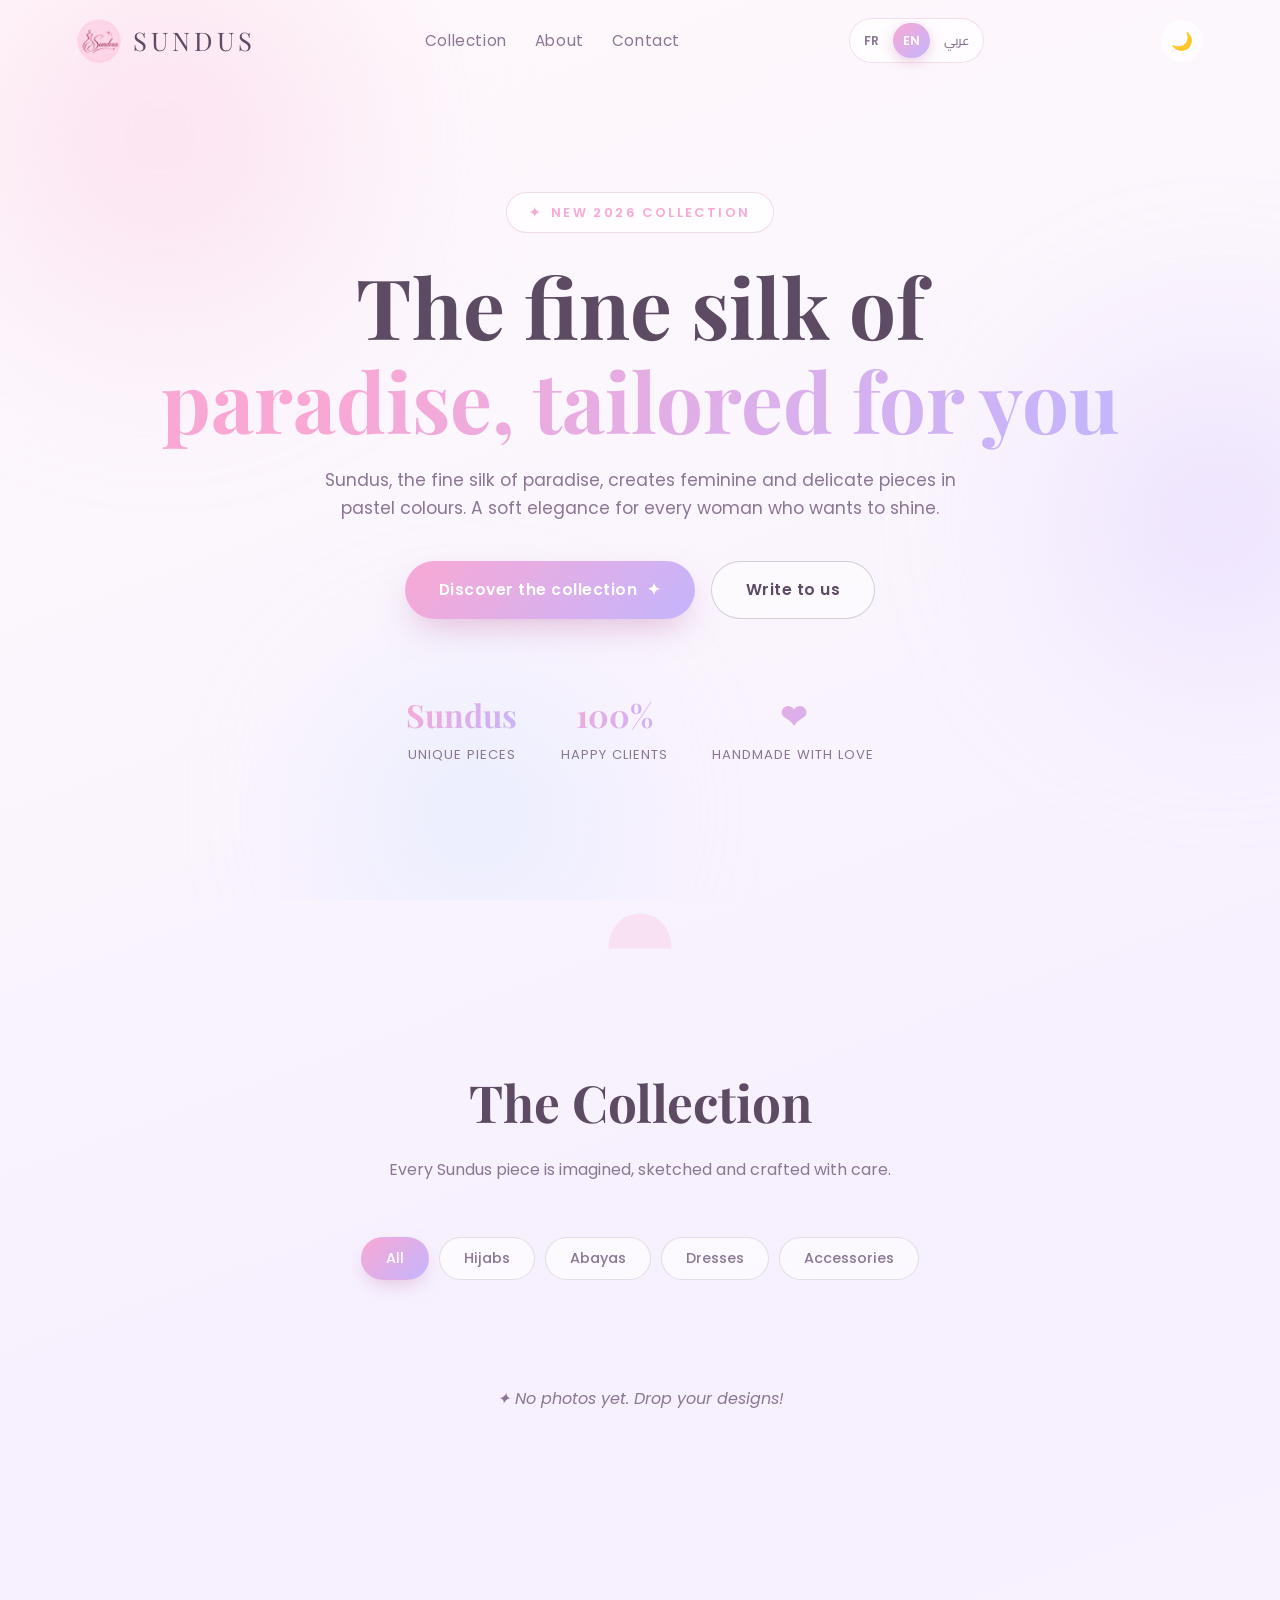
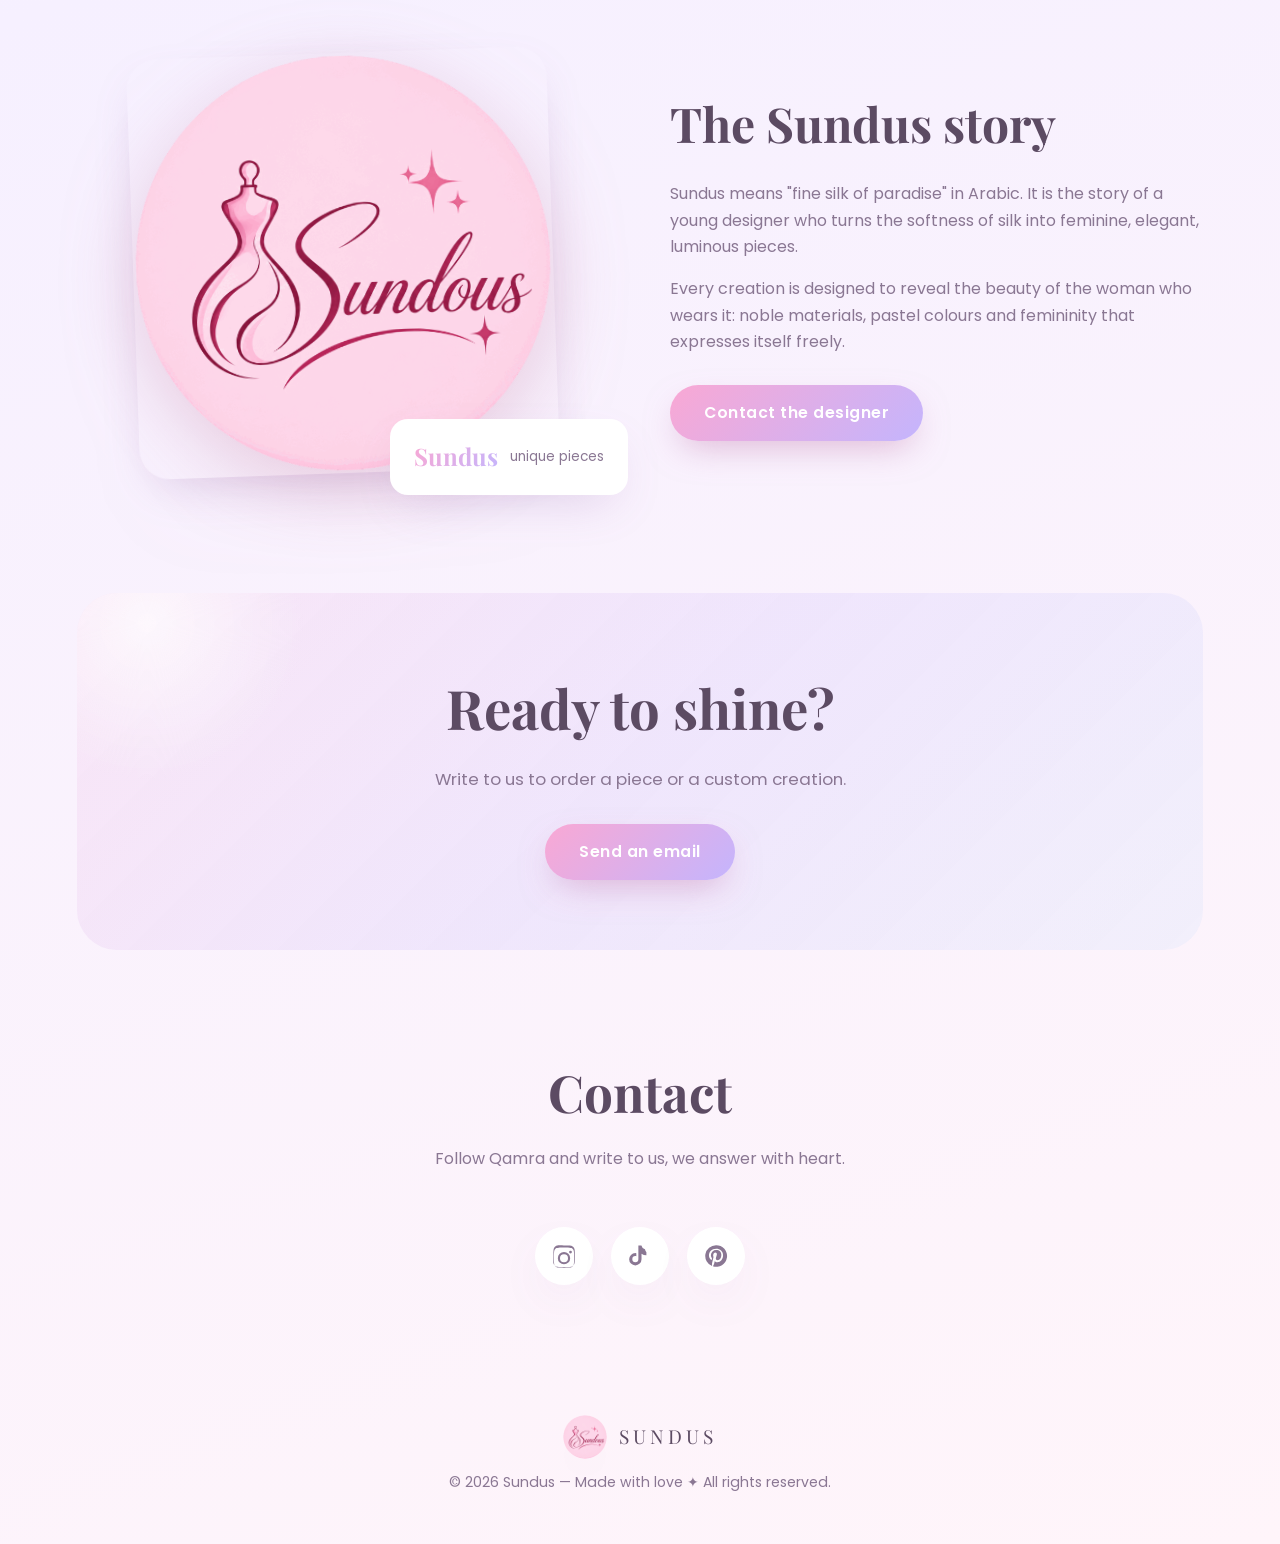
<file: index.html>
﻿<!DOCTYPE html>
<html lang="en" dir="ltr">
<head>
  <meta charset="UTF-8">
  <meta name="viewport" content="width=device-width, initial-scale=1.0">
  <title>Sundus — La soie fine du paradis</title>
  <meta name="description" content="Sundus — créations délicates et féminines pour la femme moderne. La soie fine du paradis.">
  <meta property="og:title" content="Sundus — La soie fine du paradis">
  <meta property="og:description" content="Sundus — créations délicates et féminines pour la femme moderne. La soie fine du paradis.">
  <meta property="og:image" content="https://sundusfashion.github.io/sundus/assets/og-image.jpg">
  <meta property="og:image:width" content="1200">
  <meta property="og:image:height" content="630">
  <meta property="og:image:alt" content="Sundus — La soie fine du paradis">
  <meta name="theme-color" content="#FAD3E4">
  <link rel="icon" href="assets/favicon.ico" sizes="any">
  <link rel="icon" type="image/png" href="assets/favicon.png">
  <link rel="apple-touch-icon" href="assets/apple-touch-icon.png">
  <link rel="preconnect" href="https://fonts.googleapis.com">
  <link rel="preconnect" href="https://fonts.gstatic.com" crossorigin>
  <link href="https://fonts.googleapis.com/css2?family=Playfair+Display:ital,wght@0,400;0,600;0,700;1,400&family=Poppins:wght@300;400;500;600;700&family=Amiri:wght@400;700&family=Cairo:wght@400;600;700&display=swap" rel="stylesheet">
  <link rel="stylesheet" href="css/style.css">
</head>
<body>
  <div class="orbs"><div class="orb orb-1"></div><div class="orb orb-2"></div><div class="orb orb-3"></div></div>

  <header id="header">
    <a href="#" class="brand"><img src="assets/logo.png" alt="Sundus"><span data-brand>SUNDUS</span></a>
    <nav>
      <a href="#collection" data-i18n="nav_shop">Collection</a>
      <a href="#about" data-i18n="nav_about">À propos</a>
      <a href="#contact" data-i18n="nav_contact">Contact</a>
    </nav>
    <div class="lang-switch">
      <button data-lang-btn="fr">FR</button>
      <button data-lang-btn="en">EN</button>
      <button data-lang-btn="ar">عربي</button>
    </div>
    <button data-theme-btn style="font-size:1.1rem;margin-inline-start:8px;width:42px;height:42px;border-radius:50%;background:rgba(255,255,255,0.7);box-shadow:var(--shadow);transition:all .3s">🌙</button>
  </header>

  <section class="hero">
    <span class="hero-badge">✦ <span data-i18n="hero_badge">Nouvelle collection 2026</span></span>
    <h1>
      <span data-i18n="hero_title1">La soie fine du</span><br>
      <span class="grad" data-i18n="hero_title2">paradis, cousue pour vous</span>
    </h1>
    <p data-i18n="hero_sub">Sundus, la soie fine du paradis, tisse des pièces délicates et féminines pour la femme moderne. Douceur, élégance et modestie.</p>
    <div class="hero-actions">
      <a href="#collection" class="btn btn-primary"><span data-i18n="hero_cta">Découvrir la collection</span> ✦</a>
      <a href="#contact" class="btn btn-ghost" data-i18n="hero_cta2">Nous écrire</a>
    </div>
    <div class="hero-stats">
      <div class="stat"><b>Sundus</b><span data-i18n="stats_pieces">pièces uniques</span></div>
      <div class="stat"><b>100%</b><span data-i18n="stats_love">clientes satisfaites</span></div>
      <div class="stat"><b>❤</b><span data-i18n="stats_craft">fait main avec amour</span></div>
    </div>
  </section>

  <div class="moon-divider">
    <svg viewBox="0 0 100 60" fill="none"><path d="M50 5 C 80 5 95 30 95 55 C 60 55 5 55 5 55 C 5 30 20 5 50 5 Z" fill="#F9C6E0" opacity="0.5"/></svg>
  </div>

  <section id="collection">
    <div class="section-head reveal">
      <h2 data-i18n="collection_title">La Collection</h2>
      <p data-i18n="collection_sub">Chaque pièce Sundus est imaginée, dessinée et réalisée avec soin.</p>
    </div>
    <div class="filters reveal" id="filters"></div>
    <div class="grid" id="grid"></div>
  </section>

  <section id="about" class="about-grid">
    <div class="about-visual reveal">
      <img src="assets/logo.png" alt="Sundus" style="width:100%;max-width:420px;margin:0 auto;filter:drop-shadow(0 18px 35px rgba(185,105,143,.28));">
      <div class="about-float"><b>Sundus</b><span data-i18n="stats_pieces">pièces uniques</span></div>
    </div>
    <div class="about-text reveal">
      <h2 data-i18n="about_title">L'histoire de Sundus</h2>
      <p data-i18n="about_p1">Sundus signifie « soie fine du paradis » en arabe. C'est l'histoire d'une jeune créatrice qui tisse douceur, élégance et modernité pour la femme d'aujourd'hui.</p>
      <p data-i18n="about_p2">Chaque création est pensée pour sublimer celle qui la porte, avec des matières nobles, des couleurs pastel et le respect de la modestie.</p>
      <a href="#contact" class="btn btn-primary" style="margin-top:14px" data-i18n="about_cta">Contacter la créatrice</a>
    </div>
  </section>

  <div class="cta-section reveal">
    <h2 data-i18n="cta_title">Prête à briller ?</h2>
    <p data-i18n="cta_sub">Écrivez-nous pour commander une pièce ou une création sur mesure.</p>
    <a href="https://mail.google.com/mail/?view=cm&fs=1&to=hello.qamra@gmail.com" class="btn btn-primary" id="cta-mail" target="_blank" data-i18n="cta_btn">Envoyer un email ✦</a>
  </div>

  <section id="contact">
    <div class="section-head reveal">
      <h2 data-i18n="contact_title">Contact</h2>
      <p data-i18n="contact_sub">Suivez Sundus et écrivez-nous, nous répondons avec le cœur.</p>
    </div>
    <div class="socials reveal" id="socials"></div>
  </section>

  <footer>
    <div class="brand"><img src="assets/logo.png" alt="Sundus"><span data-brand>SUNDUS</span></div>
    <p>© 2026 Sundus — <span data-i18n="footer_made">Créé avec amour</span> ✦ <span data-i18n="footer_rights">Tous droits réservés.</span></p>
  </footer>

  <div class="lightbox" id="lightbox">
    <button class="lb-close" id="lb-close">✕</button>
    <div class="lightbox-inner">
      <div class="lightbox-media" id="lb-media"></div>
      <div class="lightbox-info">
        <h3 id="lb-title"></h3>
        <div class="price" id="lb-price"></div>
        <p class="lb-desc" id="lb-desc"></p>
        <a class="btn btn-primary" id="lb-order" target="_blank">✦</a>
        <div class="lb-share" id="lb-share"></div>
      </div>
    </div>
  </div>

  <script src="js/config.js"></script>
  <script src="js/i18n.js"></script>
  <script src="js/landing.js"></script>
</body>
</html>
</file>
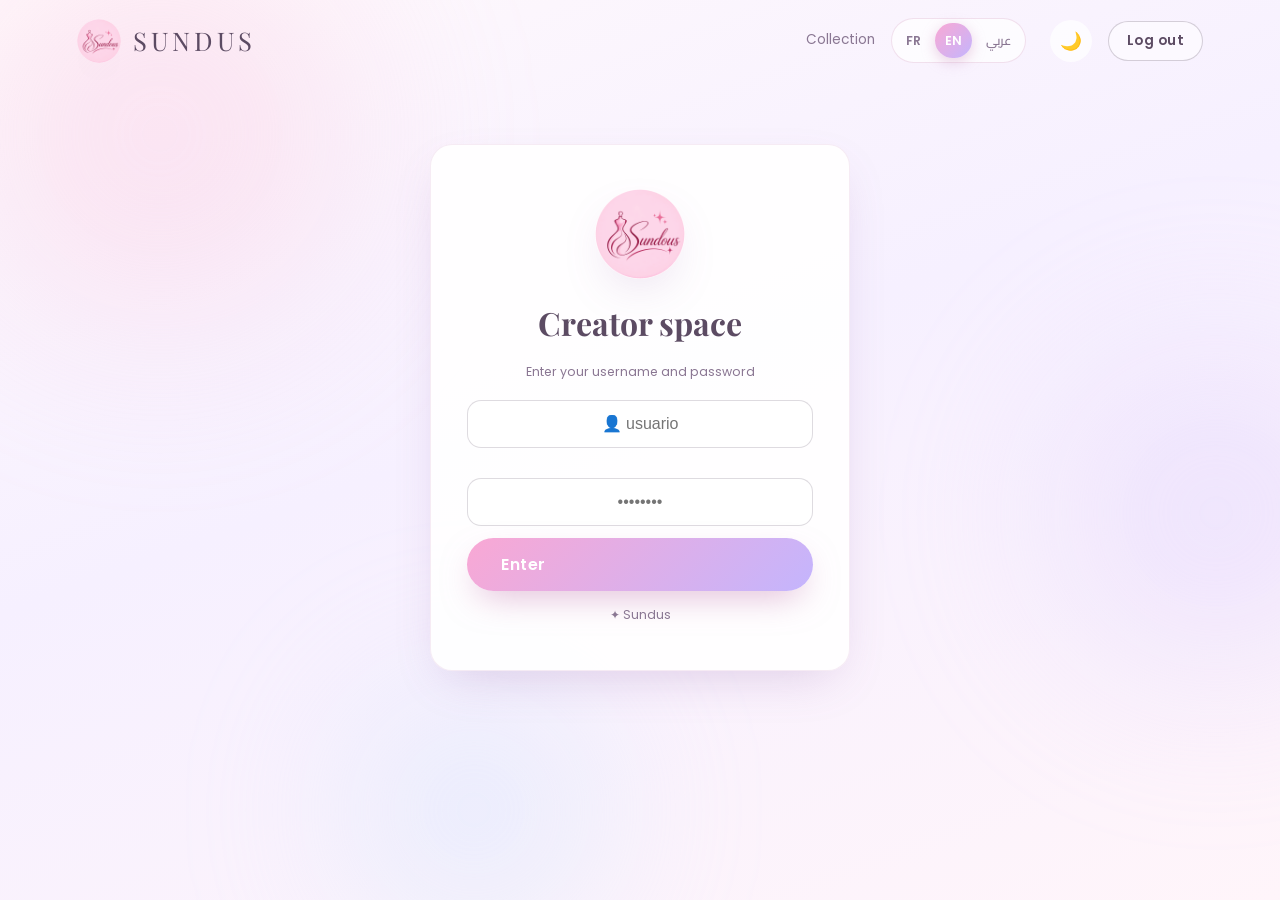
<file: admin.html>
﻿<!DOCTYPE html>
<html lang="en" dir="ltr">
<head>
  <meta charset="UTF-8">
  <meta name="viewport" content="width=device-width, initial-scale=1.0">
  <title>Sundus — Espace créatrice</title>
  <link rel="icon" href="assets/favicon.ico" sizes="any">
  <link rel="icon" type="image/png" href="assets/favicon.png">
  <link rel="apple-touch-icon" href="assets/apple-touch-icon.png">
  <link rel="preconnect" href="https://fonts.googleapis.com">
  <link href="https://fonts.googleapis.com/css2?family=Playfair+Display:wght@400;600;700&family=Poppins:wght@300;400;500;600;700&family=Amiri:wght@400;700&family=Cairo:wght@400;600;700&display=swap" rel="stylesheet">
  <link rel="stylesheet" href="css/style.css">
  <style>
    body { min-height: 100vh; display: flex; flex-direction: column; }
    .admin-wrap { max-width: 1100px; margin: 0 auto; width: 100%; padding: 110px 5vw 60px; }
    .admin-top { display: flex; align-items: center; justify-content: space-between; gap: 14px; flex-wrap: wrap; margin-bottom: 30px; }
    .admin-top h1 { font-family: var(--font-display); font-size: clamp(1.8rem, 4vw, 2.6rem); color: var(--ink); }
    .admin-card { background: rgba(255, 255, 255, 0.85); border-radius: var(--radius); padding: 28px; box-shadow: var(--shadow); margin-bottom: 26px; border: 1px solid rgba(201, 139, 185, 0.16); }
    .admin-card h2 { font-family: var(--font-display); font-size: 1.35rem; color: var(--ink); margin-bottom: 14px; }
    .dropzone {
      border: 2.4px dashed rgba(201, 139, 185, 0.5); border-radius: 18px; padding: 44px 20px;
      text-align: center; transition: all 0.3s; background: var(--rose-soft); cursor: pointer;
    }
    .dropzone.drag { border-color: var(--rose); background: #FFF0F7; transform: scale(1.01); box-shadow: 0 0 0 6px rgba(249, 168, 212, 0.18); }
    .dropzone b { font-size: 1.1rem; color: var(--ink); display: block; margin-bottom: 6px; }
    .dropzone span { color: var(--ink-soft); font-size: 0.92rem; }
    .dz-icon { font-size: 2.6rem; margin-bottom: 10px; }
    .dropzone input { display: none; }
    .gen-bar { display: flex; gap: 12px; align-items: center; flex-wrap: wrap; margin-top: 18px; }
    .gen-bar select, .gen-bar input[type="text"] {
      padding: 11px 16px; border-radius: 12px; border: 1.5px solid rgba(92, 75, 99, 0.18);
      font-family: inherit; font-size: 0.92rem; color: var(--ink); background: #fff; outline: none;
    }
    .gen-bar select:focus, .gen-bar input:focus { border-color: var(--rose); }
    .admin-items { display: grid; grid-template-columns: repeat(auto-fill, minmax(250px, 1fr)); gap: 22px; margin-top: 22px; }
    .item { border: 1px solid rgba(201, 139, 185, 0.2); border-radius: 16px; overflow: hidden; background: #fff; }
    .item-media { aspect-ratio: 3/4; background: var(--rose-soft); overflow: hidden; }
    .item-media img, .item-media video { width: 100%; height: 100%; object-fit: cover; }
    .item-body { padding: 14px; }
    .item-body label { font-size: 0.74rem; letter-spacing: 1px; text-transform: uppercase; color: var(--ink-soft); display: block; margin: 10px 0 5px; }
    .item-body input, .item-body textarea, .item-body select {
      width: 100%; padding: 9px 12px; border-radius: 10px; border: 1.4px solid rgba(92, 75, 99, 0.16);
      font-family: inherit; font-size: 0.9rem; color: var(--ink); outline: none; background: #FFFDFE; resize: vertical;
    }
    .item-body input:focus, .item-body textarea:focus { border-color: var(--rose); }
    .options-row { display: flex; gap: 8px; margin-top: 8px; flex-wrap: wrap; }
    .opt {
      font-size: 0.78rem; padding: 7px 12px; border-radius: 30px; border: 1.4px solid rgba(92, 75, 99, 0.2);
      color: var(--ink-soft); transition: all 0.25s; background: #fff;
    }
    .opt:hover { border-color: var(--rose); color: var(--rose); transform: translateY(-1px); }
    .item-del { margin-top: 12px; width: 100%; padding: 8px; border-radius: 10px; background: #FEF2F2; color: #E11D48; font-size: 0.82rem; font-weight: 600; transition: all 0.3s; }
    .item-del:hover { background: #E11D48; color: #fff; }
    .login-box {
      max-width: 420px; margin: 16vh auto 0; text-align: center;
      background: rgba(255,255,255,0.9); border-radius: var(--radius); padding: 44px 36px; box-shadow: var(--shadow);
      border: 1px solid rgba(201,139,185,0.16);
    }
    .login-box img { width: 90px; margin: 0 auto 18px; border-radius: 50%; box-shadow: var(--shadow); }
    .login-box h1 { font-family: var(--font-display); color: var(--ink); margin-bottom: 8px; }
    .login-box input {
      width: 100%; padding: 14px 18px; border-radius: 14px; border: 1.6px solid rgba(92,75,99,0.2);
      font-size: 1rem; text-align: center; outline: none; margin: 18px 0 12px;
    }
    .login-box input:focus { border-color: var(--rose); }
    .status { position: fixed; bottom: 26px; right: 26px; background: var(--ink); color: #fff; padding: 13px 22px; border-radius: 40px; font-size: 0.9rem; box-shadow: 0 14px 40px rgba(0,0,0,0.3); opacity: 0; transform: translateY(20px); transition: all 0.4s; z-index: 300; max-width: 340px; }
    .status.show { opacity: 1; transform: translateY(0); }
    .hint { font-size: 0.78rem; color: var(--ink-soft); margin-top: 8px; }
    .ai-badge { display: inline-flex; align-items: center; gap: 6px; font-size: 0.72rem; font-weight: 600; padding: 5px 12px; border-radius: 30px; background: linear-gradient(135deg, rgba(249,168,212,0.2), rgba(196,181,253,0.2)); color: var(--ink); margin-bottom: 10px; }
    .back-link { font-size: 0.85rem; color: var(--ink-soft); }
    .back-link:hover { color: var(--rose); }
    .actions { display: flex; gap: 12px; flex-wrap: wrap; }
    .social-opt { border: 1px solid rgba(201, 139, 185, 0.2); border-radius: 14px; padding: 12px 14px; margin: 10px 0; background: var(--rose-soft); }
    .social-opt b { color: var(--ink); font-size: 0.92rem; }
    .social-opt p { color: var(--ink); font-size: 0.86rem; line-height: 1.5; margin: 6px 0; }
    .sect-grid { display: grid; grid-template-columns: 1fr 1fr; gap: 20px; margin-bottom: 26px; }
    .sect-pill { display: inline-flex; align-items: center; gap: 6px; font-size: 0.72rem; font-weight: 600; padding: 5px 12px; border-radius: 30px; margin-bottom: 10px; }
    .sect-pill.shop { background: linear-gradient(135deg, rgba(249,168,212,0.25), rgba(196,181,253,0.25)); color: var(--ink); }
    .sect-pill.social { background: linear-gradient(135deg, rgba(191,219,254,0.3), rgba(253,226,196,0.35)); color: var(--ink); }
    .sect-note { font-size: 0.8rem; color: var(--ink-soft); margin-top: 8px; }
    @media (max-width: 700px) { .admin-top { flex-direction: column; align-items: flex-start; } .sect-grid { grid-template-columns: 1fr; } }
  </style>
</head>
<body>
  <div class="orbs"><div class="orb orb-1"></div><div class="orb orb-2"></div><div class="orb orb-3"></div></div>

  <header id="header">
    <a href="index.html" class="brand"><img src="assets/logo.png" alt="Qamra"><span>SUNDUS</span></a>
    <div style="display:flex;align-items:center;gap:16px">
      <a href="index.html" class="back-link" data-i18n="nav_shop">Collection</a>
      <div class="lang-switch">
        <button data-lang-btn="fr">FR</button>
        <button data-lang-btn="en">EN</button>
        <button data-lang-btn="ar">عربي</button>
      </div>
      <button data-theme-btn style="font-size:1.1rem;margin-inline-start:8px;width:42px;height:42px;border-radius:50%;background:rgba(255,255,255,0.7);box-shadow:var(--shadow);transition:all .3s">🌙</button>
      <button id="btn-logout" class="btn btn-ghost" style="padding:9px 18px;font-size:0.85rem" hidden data-i18n="admin_logout">Déconnexion</button>
    </div>
  </header>

  <div class="admin-wrap" id="admin-wrap" hidden>
    <div class="admin-top">
      <div>
        <h1>✦ <span data-i18n="admin_login_title">Espace créatrice</span></h1>
        <span class="hint" data-i18n="admin_login_sub">Entrez le mot de passe pour gérer la collection</span>
      </div>
      <div class="actions">
        <button class="btn btn-primary" id="btn-publish" data-i18n="admin_publish">Publier sur la landing</button>
      </div>
    </div>

    <div class="admin-card">
      <span class="ai-badge">✦ <span data-i18n="ai_offline">Mode intelligent hors-ligne</span></span>
      <h2>🛍️ <span data-i18n="admin_shop_title">Boutique en ligne</span></h2>
      <div class="dropzone" id="dropzone">
        <div class="dz-icon">🌙</div>
        <b data-i18n="admin_upload">Glissez vos photos et vidéos ici</b>
        <span data-i18n="admin_upload_sub">ou cliquez pour choisir — optimisation automatique</span>
        <input type="file" id="file-input" accept="image/*,video/*" multiple>
      </div>
      <div class="gen-bar">
        <select id="gen-lang">
          <option value="auto">Auto (3 langues)</option>
          <option value="fr">Français</option>
          <option value="en">English</option>
          <option value="ar">العربية</option>
        </select>
        <button class="btn btn-ghost" id="btn-generate" data-i18n="admin_generate">Générer titres & descriptions</button>
        <button class="btn btn-ghost" id="btn-reset">↺</button>
      </div>
      <div class="hint" style="margin-top:10px" data-i18n="admin_shop_note">Ici: les photos se publient sur la web avec le bouton Publier ☁️</div>
      <details style="margin-top:14px">
        <summary style="cursor:pointer;color:var(--ink-soft);font-size:0.85rem">🔑 <span data-i18n="admin_token_title">Clé de publication (1 seule fois)</span></summary>
        <div class="hint" style="margin-top:8px" data-i18n="admin_token_ready">✓ Déjà intégrée dans le code — fonctionne sans rien coller</div>
        <div style="display:flex;gap:8px;margin-top:10px;flex-wrap:wrap">
          <input type="password" id="token-input" placeholder="github_pat_..." style="flex:1;min-width:220px;padding:11px 14px;border-radius:10px;border:1.4px solid rgba(92,75,99,0.2);font-family:inherit;outline:none">
          <input type="password" id="groq-input" placeholder="Groq: gsk_..." style="flex:1;min-width:220px;padding:11px 14px;border-radius:10px;border:1.4px solid rgba(92,75,99,0.2);font-family:inherit;outline:none">
          <input type="password" id="gemini-input" placeholder="Gemini: AIza..." style="flex:1;min-width:220px;padding:11px 14px;border-radius:10px;border:1.4px solid rgba(92,75,99,0.2);font-family:inherit;outline:none">
          <button class="btn btn-ghost" id="btn-token" style="padding:10px 20px;font-size:0.85rem" data-i18n="admin_token_save">Guardar</button>
        </div>
        <div class="hint" data-i18n="admin_token_hint">Se guarda solo en este navegador. Nunca se publica.</div>
      </details>
      <div class="admin-items" id="items"></div>
    </div>

    <div class="admin-card">
      <span class="sect-pill social">📱 <span data-i18n="admin_social_badge">Réseaux sociaux — reels & tiktoks</span></span>
      <h2>📱 <span data-i18n="admin_social_title">Contenus pour les réseaux</span></h2>
      <div class="dropzone" id="social-dropzone">
        <div class="dz-icon">🎬</div>
        <b data-i18n="admin_social_upload">Glissez une photo ou une vidéo</b>
        <span data-i18n="admin_social_upload_sub">pour générer titre + caption + hashtags — rien n'est publié</span>
        <input type="file" id="social-file-input" accept="image/*,video/*" multiple>
      </div>
      <div class="gen-bar">
        <button class="btn btn-ghost" id="btn-social-generate" data-i18n="admin_social_generate">Générer captions & hashtags</button>
        <button class="btn btn-ghost" id="btn-social-reset">↺</button>
      </div>
      <div class="hint" style="margin-top:10px" data-i18n="admin_social_note">Se copie et se colle dans TikTok / Instagram. Ne modifie jamais la web.</div>
      <div class="admin-items" id="social-items"></div>
    </div>
  </div>

  <div class="login-box" id="login-box">
    <img src="assets/logo.png" alt="Qamra">
    <h1 data-i18n="admin_login_title">Espace créatrice</h1>
    <span class="hint" data-i18n="admin_login_sub">Entrez le mot de passe pour gérer la collection</span>
    <input type="text" id="username" placeholder="👤 usuario" autocomplete="username" style="margin-top:16px">
    <input type="password" id="password" placeholder="••••••••">
    <button class="btn btn-primary" id="btn-login" style="width:100%" data-i18n="admin_enter">Entrer</button>
    <div class="hint" style="margin-top:14px">✦ Sundus</div>
  </div>

  <div class="status" id="status"></div>

  <script src="js/config.js"></script>
  <script src="js/i18n.js"></script>
  <script src="js/admin.js"></script>
</body>
</html>
</file>
<file: css/style.css>
:root {
  --rose: #F9A8D4;
  --rose-soft: #FDEDF5;
  --lavender: #C4B5FD;
  --lavender-soft: #F3EEFF;
  --sky: #BFDBFE;
  --sky-soft: #EEF6FF;
  --peach: #FDE2C4;
  --ink: #5C4B63;
  --ink-soft: #8A7793;
  --gold: #D9B8A6;
  --white: #FFFDFE;
  --font-display: "Playfair Display", "Amiri", Georgia, serif;
  --font-body: "Poppins", "Cairo", "Segoe UI", sans-serif;
  --radius: 22px;
  --shadow: 0 18px 50px -18px rgba(140, 90, 160, 0.28);
}

* { margin: 0; padding: 0; box-sizing: border-box; }
html { scroll-behavior: smooth; }
body {
  font-family: var(--font-body);
  color: var(--ink);
  background: linear-gradient(160deg, #FFF9FC 0%, #F6F0FF 45%, #FFF5FA 100%);
  overflow-x: hidden;
  line-height: 1.65;
}
[dir="rtl"] body { text-align: right; }
a { text-decoration: none; color: inherit; }
img { max-width: 100%; display: block; }
button { font-family: inherit; cursor: pointer; border: none; background: none; }
::selection { background: var(--rose); color: #fff; }

/* ============ ORBS / BACKGROUND ============ */
.orbs { position: fixed; inset: 0; z-index: -1; overflow: hidden; pointer-events: none; }
.orb { position: absolute; border-radius: 50%; filter: blur(70px); opacity: 0.5; animation: float 16s ease-in-out infinite; }
.orb-1 { width: 45vw; height: 45vw; background: radial-gradient(circle, #F9C6E0, transparent 70%); top: -12vw; left: -10vw; }
.orb-2 { width: 38vw; height: 38vw; background: radial-gradient(circle, #DCCDFF, transparent 70%); top: 30vh; right: -14vw; animation-delay: -5s; }
.orb-3 { width: 30vw; height: 30vw; background: radial-gradient(circle, #CDE4FF, transparent 70%); bottom: -8vw; left: 22vw; animation-delay: -9s; }
@keyframes float {
  0%, 100% { transform: translateY(0) scale(1); }
  50% { transform: translateY(-5vh) scale(1.06); }
}

/* ============ HEADER ============ */
header {
  position: fixed; top: 0; left: 0; right: 0; z-index: 100;
  transition: all 0.4s ease;
  padding: 18px 6vw;
  display: flex; align-items: center; justify-content: space-between;
}
header.scrolled {
  background: rgba(255, 253, 254, 0.78);
  backdrop-filter: blur(18px);
  box-shadow: 0 8px 32px rgba(140, 90, 160, 0.12);
  padding: 12px 6vw;
}
.brand { display: flex; align-items: center; gap: 12px; font-family: var(--font-display); font-size: 1.6rem; letter-spacing: 4px; color: var(--ink); }
.brand img { width: 44px; height: 44px; border-radius: 50%; box-shadow: var(--shadow); }
nav { display: flex; align-items: center; gap: 28px; }
nav a { font-size: 0.95rem; letter-spacing: 0.6px; color: var(--ink-soft); position: relative; transition: color 0.3s; }
nav a::after { content: ""; position: absolute; bottom: -5px; left: 0; width: 0; height: 2px; background: var(--rose); border-radius: 2px; transition: width 0.3s; }
nav a:hover { color: var(--ink); }
nav a:hover::after { width: 100%; }

.lang-switch { display: flex; gap: 4px; background: rgba(255, 255, 255, 0.7); border: 1px solid rgba(201, 139, 185, 0.25); padding: 4px; border-radius: 40px; }
.lang-switch button { font-size: 0.78rem; font-weight: 600; padding: 6px 10px; border-radius: 30px; color: var(--ink-soft); transition: all 0.3s; }
.lang-switch button.active { background: linear-gradient(135deg, var(--rose), var(--lavender)); color: #fff; box-shadow: 0 4px 14px rgba(201, 139, 185, 0.4); }

/* ============ HERO ============ */
.hero {
  min-height: 100vh;
  display: flex; flex-direction: column; align-items: center; justify-content: center;
  text-align: center; padding: 120px 6vw 60px; position: relative;
}
.hero-badge {
  display: inline-flex; align-items: center; gap: 8px;
  background: rgba(255, 255, 255, 0.75); border: 1px solid rgba(201, 139, 185, 0.3);
  backdrop-filter: blur(8px); padding: 9px 22px; border-radius: 60px;
  font-size: 0.8rem; letter-spacing: 2.4px; text-transform: uppercase; color: var(--rose); font-weight: 600;
  animation: fadeUp 0.9s ease both;
}
.hero h1 {
  font-family: var(--font-display);
  font-size: clamp(2.6rem, 7vw, 5.2rem);
  line-height: 1.12; margin: 26px 0 20px; color: var(--ink);
  animation: fadeUp 1s 0.15s ease both;
}
.hero h1 .grad {
  background: linear-gradient(120deg, var(--rose) 10%, var(--lavender) 50%, var(--sky) 90%);
  -webkit-background-clip: text; background-clip: text; -webkit-text-fill-color: transparent;
  background-size: 200% auto; animation: shimmer 6s linear infinite;
}
@keyframes shimmer { to { background-position: 200% center; } }
.hero p { max-width: 640px; font-size: 1.08rem; color: var(--ink-soft); animation: fadeUp 1s 0.3s ease both; }
.hero-actions { display: flex; gap: 16px; margin-top: 38px; flex-wrap: wrap; justify-content: center; animation: fadeUp 1s 0.45s ease both; }
.btn {
  padding: 15px 34px; border-radius: 60px; font-weight: 600; font-size: 0.98rem;
  letter-spacing: 0.5px; transition: all 0.35s cubic-bezier(0.2, 0.9, 0.3, 1.2);
  display: inline-flex; align-items: center; gap: 10px;
}
.btn-primary {
  background: linear-gradient(135deg, var(--rose), var(--lavender));
  color: #fff; box-shadow: 0 14px 34px -10px rgba(201, 139, 185, 0.6);
}
.btn-primary:hover { transform: translateY(-4px) scale(1.03); box-shadow: 0 22px 44px -12px rgba(201, 139, 185, 0.7); }
.btn-ghost { border: 1.6px solid rgba(92, 75, 99, 0.25); color: var(--ink); background: rgba(255, 255, 255, 0.5); backdrop-filter: blur(6px); }
.btn-ghost:hover { transform: translateY(-4px); border-color: var(--rose); color: var(--rose); }

.hero-stats { display: flex; gap: 44px; margin-top: 70px; flex-wrap: wrap; justify-content: center; animation: fadeUp 1s 0.6s ease both; }
.stat { text-align: center; }
.stat b { font-family: var(--font-display); font-size: 2rem; display: block; background: linear-gradient(120deg, var(--rose), var(--lavender)); -webkit-background-clip: text; background-clip: text; -webkit-text-fill-color: transparent; }
.stat span { font-size: 0.82rem; letter-spacing: 1px; color: var(--ink-soft); text-transform: uppercase; }

@keyframes fadeUp { from { opacity: 0; transform: translateY(34px); } to { opacity: 1; transform: translateY(0); } }

.moon-divider { text-align: center; margin: 10px 0; }
.moon-divider svg { width: 70px; height: auto; opacity: 0.75; }

/* ============ SECTION GENERIC ============ */
section { padding: 90px 6vw; max-width: 1400px; margin: 0 auto; }
.section-head { text-align: center; margin-bottom: 54px; }
.section-head h2 { font-family: var(--font-display); font-size: clamp(2rem, 4.5vw, 3.2rem); color: var(--ink); margin-bottom: 12px; }
.section-head p { color: var(--ink-soft); max-width: 560px; margin: 0 auto; }

/* ============ FILTERS ============ */
.filters { display: flex; gap: 10px; justify-content: center; flex-wrap: wrap; margin-bottom: 46px; }
.filters button {
  padding: 10px 24px; border-radius: 40px; font-size: 0.9rem; font-weight: 500;
  color: var(--ink-soft); border: 1.4px solid rgba(92, 75, 99, 0.16);
  background: rgba(255, 255, 255, 0.6); transition: all 0.3s;
}
.filters button:hover { border-color: var(--rose); color: var(--rose); }
.filters button.active { background: linear-gradient(135deg, var(--rose), var(--lavender)); color: #fff; border-color: transparent; box-shadow: 0 8px 20px -6px rgba(201, 139, 185, 0.5); }

/* ============ PRODUCT GRID ============ */
.grid { display: grid; grid-template-columns: repeat(auto-fill, minmax(min(290px, 100%), 1fr)); gap: 30px; }
.card {
  position: relative; border-radius: var(--radius); overflow: hidden;
  background: #fff; box-shadow: var(--shadow);
  transform: translateY(60px); opacity: 0;
  transition: all 0.5s ease;
}
.card.visible { transform: translateY(0); opacity: 1; }
.card:hover { transform: translateY(-8px); box-shadow: 0 28px 60px -20px rgba(140, 90, 160, 0.4); }
.card-media { position: relative; aspect-ratio: 3 / 4; overflow: hidden; cursor: pointer; background: var(--rose-soft); }
.card-media img, .card-media video { width: 100%; height: 100%; object-fit: cover; transition: transform 0.7s cubic-bezier(0.2, 0.8, 0.3, 1); }
.card:hover .card-media img, .card:hover .card-media video { transform: scale(1.07); }
.card-tags { position: absolute; top: 14px; left: 14px; display: flex; gap: 6px; z-index: 2; }
[dir="rtl"] .card-tags { left: auto; right: 14px; }
.card-tags span {
  font-size: 0.68rem; font-weight: 700; letter-spacing: 1.4px; text-transform: uppercase;
  padding: 6px 12px; border-radius: 30px; color: #fff; backdrop-filter: blur(6px);
}
.tag-new { background: linear-gradient(135deg, #F9A8D4, #F472B6); }
.tag-exclu { background: linear-gradient(135deg, #C4B5FD, #8B5CF6); }
.tag-sale { background: linear-gradient(135deg, #FDE2C4, #FB923C); }
.card-body { padding: 20px 22px 24px; }
.card-body h3 { font-family: var(--font-display); font-size: 1.25rem; color: var(--ink); margin-bottom: 6px; }
.card-body p { font-size: 0.9rem; color: var(--ink-soft); display: -webkit-box; -webkit-line-clamp: 2; -webkit-box-orient: vertical; overflow: hidden; }
.card-foot { display: flex; align-items: center; justify-content: space-between; margin-top: 14px; }
.price { font-family: var(--font-display); font-size: 1.3rem; color: var(--rose); font-weight: 700; }
.card-order { font-size: 0.82rem; font-weight: 600; color: var(--lavender); border-bottom: 1.6px solid var(--lavender); padding-bottom: 2px; transition: all 0.3s; }
.card-order:hover { color: var(--rose); border-color: var(--rose); }

.empty-state { grid-column: 1 / -1; text-align: center; padding: 60px 0; color: var(--ink-soft); font-style: italic; }

/* ============ LIGHTBOX ============ */
.lightbox {
  position: fixed; inset: 0; z-index: 200; display: none;
  background: rgba(40, 25, 45, 0.55); backdrop-filter: blur(14px);
  align-items: center; justify-content: center; padding: 4vh 4vw;
}
.lightbox.open { display: flex; animation: fadeIn 0.3s ease; }
@keyframes fadeIn { from { opacity: 0; } to { opacity: 1; } }
.lightbox-inner {
  background: #fff; border-radius: 26px; max-width: 1000px; width: 100%;
  display: grid; grid-template-columns: 1.1fr 1fr; overflow: hidden;
  box-shadow: 0 40px 90px rgba(0, 0, 0, 0.35); max-height: 88vh;
}
.lightbox-media { background: var(--rose-soft); min-height: 340px; }
.lightbox-media img, .lightbox-media video { width: 100%; height: 100%; object-fit: cover; }
.lightbox-info { padding: 40px; overflow-y: auto; }
.lightbox-info h3 { font-family: var(--font-display); font-size: 2rem; color: var(--ink); margin-bottom: 10px; }
.lightbox-info .lb-desc { color: var(--ink-soft); margin-bottom: 18px; }
.lightbox-info .price { font-size: 1.7rem; }
.lb-close { position: absolute; top: 22px; right: 26px; width: 44px; height: 44px; border-radius: 50%; background: rgba(255,255,255,0.9); color: var(--ink); font-size: 1.3rem; display: flex; align-items: center; justify-content: center; box-shadow: 0 6px 20px rgba(0,0,0,0.2); transition: all 0.3s; }
[dir="rtl"] .lb-close { right: auto; left: 26px; }
.lb-close:hover { transform: rotate(90deg); background: var(--rose); color: #fff; }
.lb-share { margin-top: 26px; display: flex; gap: 10px; flex-wrap: wrap; }

/* ============ ABOUT / CTA ============ */
.about-grid { display: grid; grid-template-columns: 1fr 1fr; gap: 60px; align-items: center; }
.about-visual { position: relative; }
.about-visual img { border-radius: 30px; box-shadow: var(--shadow); transform: rotate(-2deg); }
.about-float {
  position: absolute; bottom: -22px; right: -18px; background: #fff; border-radius: 18px;
  padding: 18px 24px; box-shadow: var(--shadow); display: flex; align-items: center; gap: 12px;
  animation: float 6s ease-in-out infinite;
}
[dir="rtl"] .about-float { right: auto; left: -18px; }
.about-float b { font-family: var(--font-display); font-size: 1.5rem; background: linear-gradient(120deg, var(--rose), var(--lavender)); -webkit-background-clip: text; background-clip: text; -webkit-text-fill-color: transparent; }
.about-float span { font-size: 0.85rem; color: var(--ink-soft); }
.about-text h2 { font-family: var(--font-display); font-size: clamp(2rem, 4vw, 3rem); margin-bottom: 18px; color: var(--ink); }
.about-text p { color: var(--ink-soft); margin-bottom: 16px; }

.cta-section {
  background: linear-gradient(135deg, rgba(249, 168, 212, 0.16), rgba(196, 181, 253, 0.2), rgba(191, 219, 254, 0.16));
  border-radius: 40px; padding: 70px 40px; text-align: center; margin: 30px 6vw 10px; position: relative; overflow: hidden;
}
.cta-section::before {
  content: ""; position: absolute; width: 340px; height: 340px; border-radius: 50%;
  background: radial-gradient(circle, rgba(255,255,255,0.7), transparent 65%);
  top: -140px; left: -100px; animation: float 9s ease-in-out infinite;
}
.cta-section h2 { font-family: var(--font-display); font-size: clamp(2rem, 4.5vw, 3.4rem); color: var(--ink); margin-bottom: 14px; }
.cta-section p { color: var(--ink-soft); margin-bottom: 30px; font-size: 1.05rem; }

/* ============ CONTACT / FOOTER ============ */
.socials { display: flex; gap: 18px; justify-content: center; flex-wrap: wrap; }
.social-btn {
  width: 58px; height: 58px; border-radius: 50%; display: flex; align-items: center; justify-content: center;
  background: #fff; box-shadow: var(--shadow); transition: all 0.35s cubic-bezier(0.2, 0.9, 0.3, 1.3);
}
.social-btn svg { width: 26px; height: 26px; fill: var(--ink-soft); transition: all 0.35s; }
.social-btn:hover { transform: translateY(-6px) rotate(8deg); }
.social-btn:hover svg { fill: var(--rose); }
footer { text-align: center; padding: 40px 6vw 50px; color: var(--ink-soft); font-size: 0.88rem; }
footer .brand { justify-content: center; margin-bottom: 12px; font-size: 1.2rem; }

/* ============ REVEAL ============ */
.reveal { opacity: 0; transform: translateY(46px); transition: all 0.9s cubic-bezier(0.2, 0.8, 0.3, 1); }
.reveal.in { opacity: 1; transform: translateY(0); }

/* ============ RESPONSIVE ============ */
@media (max-width: 860px) {
  header { flex-wrap: wrap; gap: 8px 10px; padding: 12px 5vw; }
  .brand { font-size: 1.1rem; letter-spacing: 2px; gap: 8px; }
  .brand img { width: 34px; height: 34px; }
  .lang-switch { order: 2; }
  .lang-switch button { padding: 5px 8px; font-size: 0.72rem; }
  [data-theme-btn] { order: 3; width: 38px; height: 38px; font-size: 0.95rem; margin-inline-start: 6px !important; }
  nav { order: 4; width: 100%; justify-content: center; gap: 16px; }
  nav a { font-size: 0.88rem; }
  .hero { padding: 138px 5vw 40px; }
  .hero h1 { font-size: 2.3rem; margin: 18px 0 14px; }
  .hero p { font-size: 0.98rem; }
  .hero-actions { margin-top: 24px; gap: 10px; }
  .hero-stats { margin-top: 32px; gap: 24px; }
  .stat b { font-size: 1.55rem; }
  .about-grid { grid-template-columns: 1fr; gap: 46px; }
  .about-float { right: 6px; bottom: -14px; padding: 12px 16px; }
  [dir="rtl"] .about-float { left: 6px; }
  .cta-section { padding: 50px 24px; border-radius: 28px; margin: 20px 5vw 10px; }
  .lightbox-inner { grid-template-columns: 1fr; overflow-y: auto; }
  .lightbox-media { min-height: 240px; }
  .lightbox-info { padding: 26px 22px; }
  section { padding: 56px 5vw; }
}

@media (max-width: 380px) {
  .brand { font-size: 1rem; letter-spacing: 1.5px; }
  .brand img { width: 30px; height: 30px; }
  .lang-switch button { padding: 4px 6px; font-size: 0.68rem; }
  [data-theme-btn] { width: 36px !important; height: 36px !important; font-size: 0.85rem !important; }
  nav { gap: 12px; }
  nav a { font-size: 0.8rem; }
  .hero h1 { font-size: 2.1rem; }
}

/* Scrollbar */
::-webkit-scrollbar { width: 10px; }
::-webkit-scrollbar-track { background: var(--rose-soft); }
::-webkit-scrollbar-thumb { background: linear-gradient(var(--rose), var(--lavender)); border-radius: 10px; }

/* ============ DARK MODE ============ */
html[data-theme="dark"] {
  --rose: #E89AC8;
  --rose-soft: #2A1E2A;
  --lavender: #A78BFA;
  --lavender-soft: #231D33;
  --sky: #7FB3E8;
  --sky-soft: #1C2233;
  --peach: #E8B98C;
  --ink: #F3EAF5;
  --ink-soft: #B8A8C2;
  --gold: #D9B8A6;
  --white: #1A1520;
  --shadow: 0 18px 50px -18px rgba(0, 0, 0, 0.55);
}
html[data-theme="dark"] body {
  background: linear-gradient(160deg, #1A1520 0%, #201A2B 45%, #1C1420 100%);
}
html[data-theme="dark"] header.scrolled {
  background: rgba(26, 21, 32, 0.8);
  box-shadow: 0 8px 32px rgba(0, 0, 0, 0.4);
}
html[data-theme="dark"] .orb { opacity: 0.28; }
html[data-theme="dark"] .lang-switch { background: rgba(40, 32, 48, 0.8); border-color: rgba(201, 139, 185, 0.3); }
html[data-theme="dark"] .hero-badge, html[data-theme="dark"] .btn-ghost { background: rgba(40, 32, 48, 0.7); }
html[data-theme="dark"] .filters button { background: rgba(40, 32, 48, 0.7); border-color: rgba(201, 139, 185, 0.3); color: var(--ink-soft); }
html[data-theme="dark"] .card, html[data-theme="dark"] .admin-card, html[data-theme="dark"] .login-box { background: #221B2C; }
html[data-theme="dark"] .lightbox-inner { background: #221B2C; }
html[data-theme="dark"] .lightbox-media, html[data-theme="dark"] .card-media, html[data-theme="dark"] .dropzone { background: var(--rose-soft); }
html[data-theme="dark"] .about-float, html[data-theme="dark"] .social-btn { background: #221B2C; }
html[data-theme="dark"] .cta-section { background: linear-gradient(135deg, rgba(232,154,200,0.14), rgba(167,139,250,0.16), rgba(127,179,232,0.14)); }
html[data-theme="dark"] .item { background: #221B2C; border-color: rgba(201, 139, 185, 0.25); }
html[data-theme="dark"] .item-body input, html[data-theme="dark"] .item-body textarea, html[data-theme="dark"] .item-body select {
  background: #2A2236; color: var(--ink); border-color: rgba(201, 139, 185, 0.25);
}
html[data-theme="dark"] .gen-bar select, html[data-theme="dark"] .gen-bar input[type="text"], html[data-theme="dark"] #token-input, html[data-theme="dark"] .login-box input {
  background: #2A2236; color: var(--ink); border-color: rgba(201, 139, 185, 0.25);
}
html[data-theme="dark"] .opt { background: #2A2236; color: var(--ink-soft); border-color: rgba(201, 139, 185, 0.25); }
html[data-theme="dark"] [data-theme-btn] { background: rgba(40, 32, 48, 0.8); color: #F3EAF5; box-shadow: 0 8px 24px rgba(0,0,0,0.4); }
html[data-theme="dark"] .ai-badge { background: linear-gradient(135deg, rgba(232,154,200,0.2), rgba(167,139,250,0.2)); color: var(--ink); }
html[data-theme="dark"] .hint { color: var(--ink-soft); }
html[data-theme="dark"] .lb-close { background: rgba(40, 32, 48, 0.9); color: var(--ink); }
html[data-theme="dark"] .item-del { background: rgba(225, 29, 72, 0.15); color: #F8719A; }
html[data-theme="dark"] ::-webkit-scrollbar-track { background: #1A1520; }
html[data-theme="dark"] ::-webkit-scrollbar-thumb { background: linear-gradient(#E89AC8, #A78BFA); }
</file>
